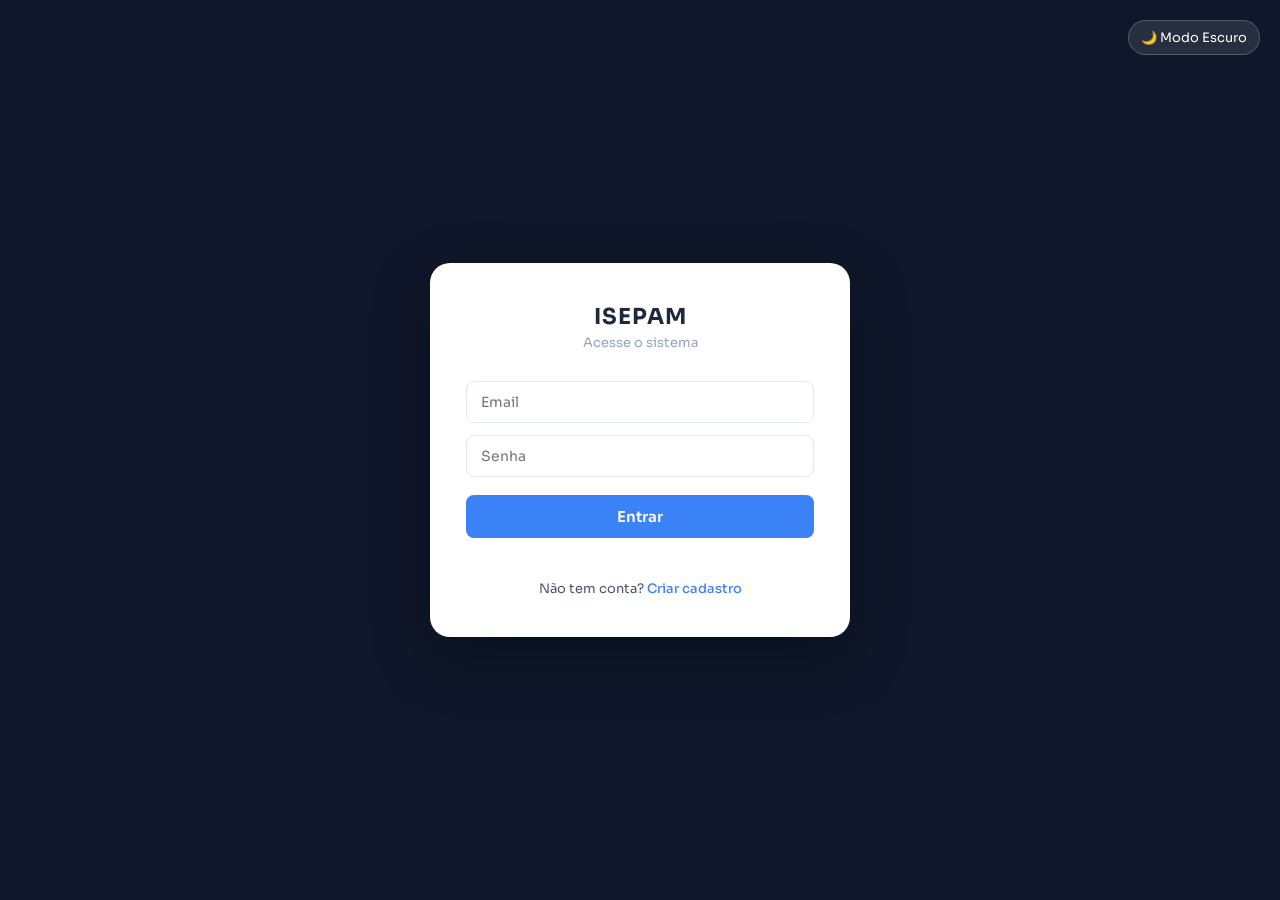
<file: templates/index.html>
<!DOCTYPE html>
<html lang="pt-br">
<head>
    <meta charset="UTF-8">
    <meta name="viewport" content="width=device-width, initial-scale=1.0">
    <title>ISEPAM — Login</title>
    <script>const t=localStorage.getItem('tema')||'light';document.documentElement.setAttribute('data-theme',t);</script>
    <link rel="stylesheet" href="../static/style.css">
</head>
<body class="auth-body">

<button class="theme-toggle-auth" onclick="alternarTema()">🌙 Modo Escuro</button>

<div class="auth-card">
    <div class="auth-logo">
        <h1>ISEPAM</h1>
        <p>Acesse o sistema</p>
    </div>

    <input type="email" id="email" placeholder="Email" />
    <input type="password" id="senha" placeholder="Senha" />
    <button class="btn-primary" onclick="login()">Entrar</button>
    <p class="erro" id="erro"></p>

    <div class="auth-link">
        Não tem conta? <a onclick="window.location.href='cadastro.html'">Criar cadastro</a>
    </div>
</div>

<script src="../static/script.js"></script>
</body>
</html>
</file>
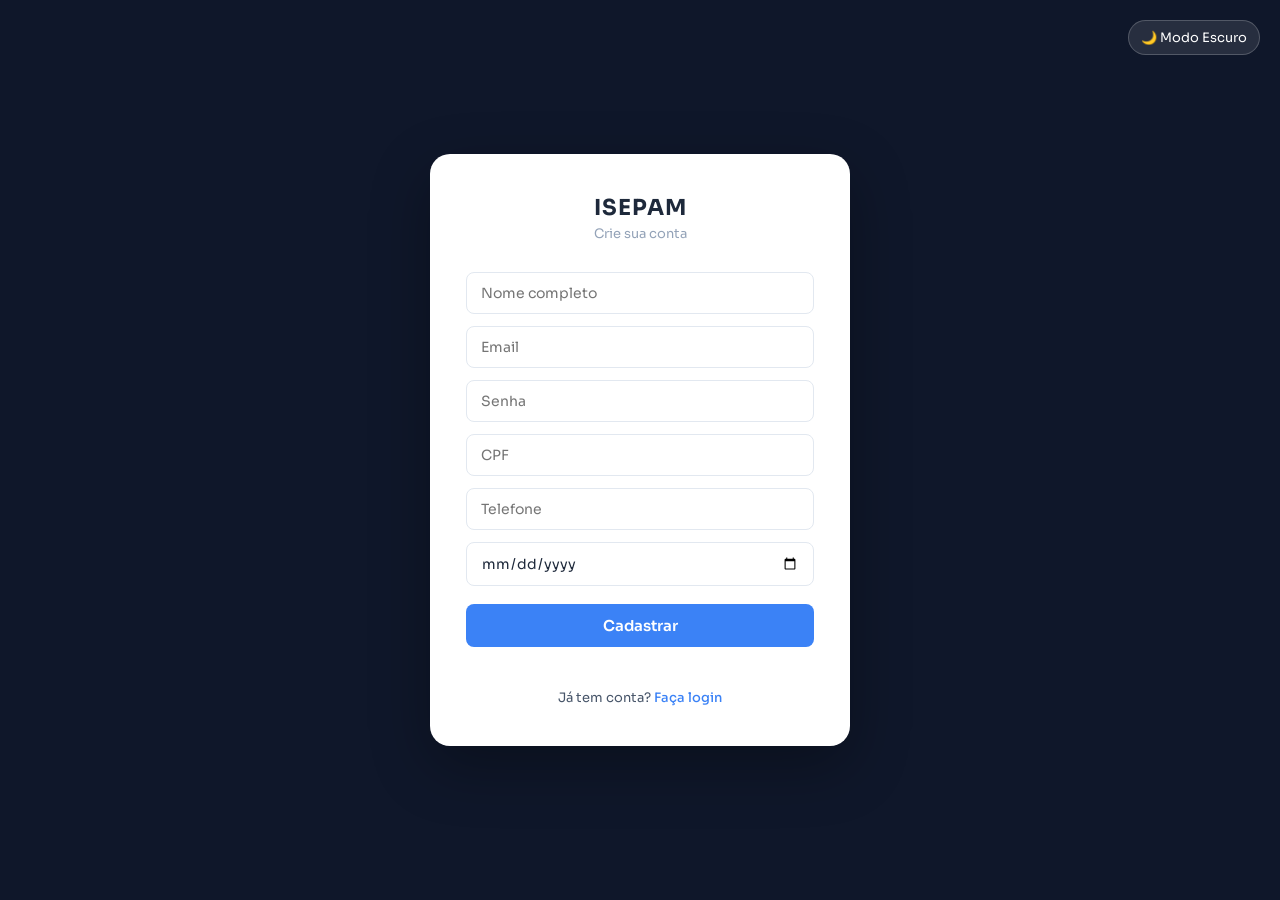
<file: templates/cadastro.html>
<!DOCTYPE html>
<html lang="pt-br">
<head>
    <meta charset="UTF-8">
    <meta name="viewport" content="width=device-width, initial-scale=1.0">
    <title>ISEPAM — Cadastro</title>
    <script>const t=localStorage.getItem('tema')||'light';document.documentElement.setAttribute('data-theme',t);</script>
    <link rel="stylesheet" href="../static/style.css">
</head>
<body class="auth-body">

<button class="theme-toggle-auth" onclick="alternarTema()">🌙 Modo Escuro</button>

<div class="auth-card">
    <div class="auth-logo">
        <h1>ISEPAM</h1>
        <p>Crie sua conta</p>
    </div>

    <input type="text" id="nome" placeholder="Nome completo" />
    <input type="email" id="email" placeholder="Email" />
    <input type="password" id="senha" placeholder="Senha" />
    <input type="text" id="cpf" placeholder="CPF" />
    <input type="text" id="telefone" placeholder="Telefone" />
    <input type="date" id="data_nascimento" />
    <button class="btn-primary" onclick="cadastrar()">Cadastrar</button>
    <p class="erro" id="erro"></p>

    <div class="auth-link">
        Já tem conta? <a onclick="window.location.href='index.html'">Faça login</a>
    </div>
</div>

<script src="../static/script.js"></script>
</body>
</html>
</file>
<file: static/style.css>
@import url('https://fonts.googleapis.com/css2?family=Sora:wght@300;400;500;600;700&display=swap');

:root {
    --sidebar-bg: #0f172a;
    --sidebar-width: 210px;
    --accent: #3b82f6;
    --accent-hover: #2563eb;
    --danger: #ef4444;
    --danger-hover: #dc2626;
    --success: #22c55e;
    --bg: #f1f5f9;
    --card-bg: #ffffff;
    --text-dark: #1e293b;
    --text-mid: #475569;
    --text-light: #94a3b8;
    --border: #e2e8f0;
    --shadow: 0 1px 3px rgba(0,0,0,0.08), 0 4px 16px rgba(0,0,0,0.06);
    --radius: 12px;
    --font: 'Sora', sans-serif;
    --input-bg: #ffffff;
}

/* ── MODO ESCURO ──────────────────────────── */
[data-theme="dark"] {
    --bg: #0f172a;
    --card-bg: #1e293b;
    --text-dark: #f1f5f9;
    --text-mid: #94a3b8;
    --text-light: #64748b;
    --border: #334155;
    --shadow: 0 1px 3px rgba(0,0,0,0.3), 0 4px 16px rgba(0,0,0,0.2);
    --input-bg: #1e293b;
}

[data-theme="dark"] body { background: var(--bg); }
[data-theme="dark"] .auth-body { background: #020617; }
[data-theme="dark"] .auth-card { background: #1e293b; box-shadow: 0 20px 60px rgba(0,0,0,0.5); }
[data-theme="dark"] .auth-logo h1 { color: var(--text-dark); }
[data-theme="dark"] .auth-card input { background: #0f172a; color: var(--text-dark); border-color: var(--border); }
[data-theme="dark"] .form-group input,
[data-theme="dark"] .form-group select { background: #0f172a; color: var(--text-dark); border-color: var(--border); }
[data-theme="dark"] .add-grid input { background: #0f172a; color: var(--text-dark); }
[data-theme="dark"] .table-filters input { background: #0f172a; color: var(--text-dark); }
[data-theme="dark"] thead tr { background: #0f172a; }
[data-theme="dark"] tr:hover td { background: #263048; }
[data-theme="dark"] .filtro-btn { background: #1e293b; color: var(--text-mid); border-color: var(--border); }
[data-theme="dark"] .btn-save[style*="background: white"] { background: #1e293b !important; color: var(--text-dark) !important; }
[data-theme="dark"] .recent-empty { background: #0f172a; }

* { margin: 0; padding: 0; box-sizing: border-box; }

body {
    font-family: var(--font);
    background: var(--bg);
    color: var(--text-dark);
    transition: background 0.3s, color 0.3s;
}

/* ── LOGIN / CADASTRO ─────────────────────── */
.auth-body {
    min-height: 100vh;
    background: var(--sidebar-bg);
    display: flex;
    align-items: center;
    justify-content: center;
    position: relative;
}

.auth-card {
    background: white;
    border-radius: 20px;
    padding: 40px 36px;
    width: 100%;
    max-width: 420px;
    box-shadow: 0 20px 60px rgba(0,0,0,0.3);
    transition: background 0.3s;
}

.auth-logo { text-align: center; margin-bottom: 24px; }
.auth-logo h1 { font-size: 22px; font-weight: 700; color: var(--text-dark); letter-spacing: 1px; }
.auth-logo p { font-size: 13px; color: var(--text-light); margin-top: 4px; }

.auth-card input {
    width: 100%;
    padding: 11px 14px;
    margin: 6px 0;
    border: 1.5px solid var(--border);
    border-radius: 8px;
    font-size: 14px;
    font-family: var(--font);
    color: var(--text-dark);
    background: var(--input-bg);
    transition: border 0.2s, background 0.3s;
    outline: none;
}

.auth-card input:focus { border-color: var(--accent); }

.btn-primary {
    width: 100%;
    padding: 12px;
    background: var(--accent);
    color: white;
    border: none;
    border-radius: 8px;
    font-size: 15px;
    font-family: var(--font);
    font-weight: 600;
    cursor: pointer;
    margin-top: 12px;
    transition: background 0.2s;
}

.btn-primary:hover { background: var(--accent-hover); }

.auth-link { text-align: center; margin-top: 16px; font-size: 13px; color: var(--text-mid); }
.auth-link a { color: var(--accent); cursor: pointer; text-decoration: none; font-weight: 500; }

.erro { color: var(--danger); font-size: 13px; text-align: center; margin-top: 8px; min-height: 18px; }

/* ── TOGGLE MODO ESCURO (auth) ────────────── */
.theme-toggle-auth {
    position: fixed;
    top: 20px;
    right: 20px;
    background: rgba(255,255,255,0.1);
    border: 1px solid rgba(255,255,255,0.2);
    color: white;
    padding: 8px 12px;
    border-radius: 20px;
    font-size: 13px;
    font-family: var(--font);
    cursor: pointer;
    transition: all 0.2s;
}

.theme-toggle-auth:hover { background: rgba(255,255,255,0.2); }

/* ── LAYOUT COM SIDEBAR ───────────────────── */
.layout { display: flex; min-height: 100vh; }

.sidebar {
    width: var(--sidebar-width);
    background: var(--sidebar-bg);
    display: flex;
    flex-direction: column;
    position: fixed;
    top: 0; left: 0;
    height: 100vh;
    padding: 28px 0;
    z-index: 100;
    transition: background 0.3s;
}

.sidebar-brand { padding: 0 20px 28px; border-bottom: 1px solid rgba(255,255,255,0.08); }
.sidebar-brand h2 { font-size: 18px; font-weight: 700; color: white; letter-spacing: 0.5px; }
.sidebar-brand p { font-size: 11px; color: rgba(255,255,255,0.4); margin-top: 4px; line-height: 1.4; }

.sidebar-nav { flex: 1; padding: 16px 12px; display: flex; flex-direction: column; gap: 4px; }

.nav-item {
    display: block;
    padding: 10px 14px;
    border-radius: 8px;
    color: rgba(255,255,255,0.6);
    text-decoration: none;
    font-size: 14px;
    font-weight: 500;
    cursor: pointer;
    transition: all 0.2s;
}

.nav-item:hover { background: rgba(255,255,255,0.08); color: white; }
.nav-item.active { background: var(--accent); color: white; }

.nav-item.sair { background: rgba(239,68,68,0.15); color: #f87171; }
.nav-item.sair:hover { background: var(--danger); color: white; }

.sidebar-footer { padding: 12px 12px 0; display: flex; flex-direction: column; gap: 6px; }

/* ── TOGGLE MODO ESCURO (sidebar) ─────────── */
.theme-toggle {
    display: flex;
    align-items: center;
    gap: 8px;
    padding: 10px 14px;
    border-radius: 8px;
    background: rgba(255,255,255,0.05);
    border: 1px solid rgba(255,255,255,0.08);
    color: rgba(255,255,255,0.6);
    font-size: 13px;
    font-family: var(--font);
    font-weight: 500;
    cursor: pointer;
    transition: all 0.2s;
    width: 100%;
    text-align: left;
}

.theme-toggle:hover { background: rgba(255,255,255,0.1); color: white; }

/* ── CONTEÚDO PRINCIPAL ───────────────────── */
.main { margin-left: var(--sidebar-width); flex: 1; padding: 32px; min-height: 100vh; transition: background 0.3s; }

.page-title { font-size: 22px; font-weight: 700; color: var(--text-dark); margin-bottom: 24px; }

/* ── CARDS DO DASHBOARD ───────────────────── */
.cards-grid { display: grid; grid-template-columns: repeat(3, 1fr); gap: 16px; margin-bottom: 28px; }

.card {
    background: var(--card-bg);
    border-radius: var(--radius);
    padding: 24px;
    box-shadow: var(--shadow);
    text-align: center;
    border: 1px solid var(--border);
    transition: background 0.3s, border 0.3s;
}

.card-number { font-size: 36px; font-weight: 700; color: var(--accent); }
.card-label { font-size: 13px; color: var(--text-mid); margin-top: 6px; }

/* ── TABELA ───────────────────────────────── */
.table-card {
    background: var(--card-bg);
    border-radius: var(--radius);
    box-shadow: var(--shadow);
    border: 1px solid var(--border);
    overflow: hidden;
    transition: background 0.3s;
}

.table-filters { display: flex; gap: 12px; padding: 16px 20px; border-bottom: 1px solid var(--border); }

.table-filters input {
    flex: 1;
    padding: 9px 12px;
    border: 1.5px solid var(--border);
    border-radius: 8px;
    font-size: 13px;
    font-family: var(--font);
    background: var(--input-bg);
    color: var(--text-dark);
    outline: none;
    transition: border 0.2s, background 0.3s;
}

.table-filters input:focus { border-color: var(--accent); }

table { width: 100%; border-collapse: collapse; }
thead tr { background: var(--bg); border-bottom: 1px solid var(--border); transition: background 0.3s; }

th { padding: 12px 16px; text-align: left; font-size: 12px; font-weight: 600; color: var(--text-mid); text-transform: uppercase; letter-spacing: 0.5px; }
td { padding: 13px 16px; font-size: 14px; color: var(--text-dark); border-bottom: 1px solid var(--border); transition: color 0.3s; }

tr:last-child td { border-bottom: none; }
tr:hover td { background: #f8fafc; }

.empty-row td { text-align: center; color: var(--text-light); padding: 40px; }

/* ── BOTÕES DA TABELA ─────────────────────── */
.btn-danger {
    padding: 5px 12px;
    background: rgba(239,68,68,0.1);
    color: var(--danger);
    border: none;
    border-radius: 6px;
    font-size: 12px;
    font-family: var(--font);
    font-weight: 600;
    cursor: pointer;
    transition: all 0.2s;
}

.btn-danger:hover { background: var(--danger); color: white; }

/* ── FORMULÁRIO ───────────────────────────── */
.form-card {
    background: var(--card-bg);
    border-radius: var(--radius);
    padding: 28px;
    box-shadow: var(--shadow);
    border: 1px solid var(--border);
    max-width: 680px;
    transition: background 0.3s;
}

.form-group { margin-bottom: 14px; }

.form-group label { display: block; font-size: 12px; font-weight: 600; color: var(--text-mid); margin-bottom: 5px; text-transform: uppercase; letter-spacing: 0.4px; }

.form-group input,
.form-group select {
    width: 100%;
    padding: 10px 12px;
    border: 1.5px solid var(--border);
    border-radius: 8px;
    font-size: 14px;
    font-family: var(--font);
    color: var(--text-dark);
    background: var(--input-bg);
    outline: none;
    transition: border 0.2s, background 0.3s;
}

.form-group input:focus,
.form-group select:focus { border-color: var(--accent); }

.btn-save {
    padding: 11px 28px;
    background: var(--accent);
    color: white;
    border: none;
    border-radius: 8px;
    font-size: 14px;
    font-family: var(--font);
    font-weight: 600;
    cursor: pointer;
    transition: background 0.2s;
    margin-top: 8px;
}

.btn-save:hover { background: var(--accent-hover); }

/* ── ATIVIDADES RECENTES ──────────────────── */
.recent-card {
    background: var(--card-bg);
    border-radius: var(--radius);
    box-shadow: var(--shadow);
    border: 1px solid var(--border);
    padding: 20px 24px;
    transition: background 0.3s;
}

.recent-card h3 { font-size: 15px; font-weight: 600; margin-bottom: 16px; color: var(--text-dark); }

.recent-empty {
    text-align: center;
    color: var(--text-light);
    font-size: 14px;
    padding: 24px 0;
    background: var(--bg);
    border-radius: 8px;
    transition: background 0.3s;
}

/* ── ADICIONAR EQUIPAMENTO ────────────────── */
.add-section {
    background: var(--card-bg);
    border-radius: var(--radius);
    padding: 24px;
    box-shadow: var(--shadow);
    border: 1px solid var(--border);
    margin-bottom: 24px;
    transition: background 0.3s;
}

.add-section h2 { font-size: 16px; font-weight: 600; margin-bottom: 16px; color: var(--text-dark); }

.add-grid { display: grid; grid-template-columns: repeat(2, 1fr); gap: 12px; }

.add-grid input {
    padding: 10px 12px;
    border: 1.5px solid var(--border);
    border-radius: 8px;
    font-size: 13px;
    font-family: var(--font);
    color: var(--text-dark);
    background: var(--input-bg);
    outline: none;
    transition: border 0.2s, background 0.3s;
}

.add-grid input:focus { border-color: var(--accent); }
.add-grid .btn-primary { grid-column: span 2; margin-top: 4px; }
</file>
